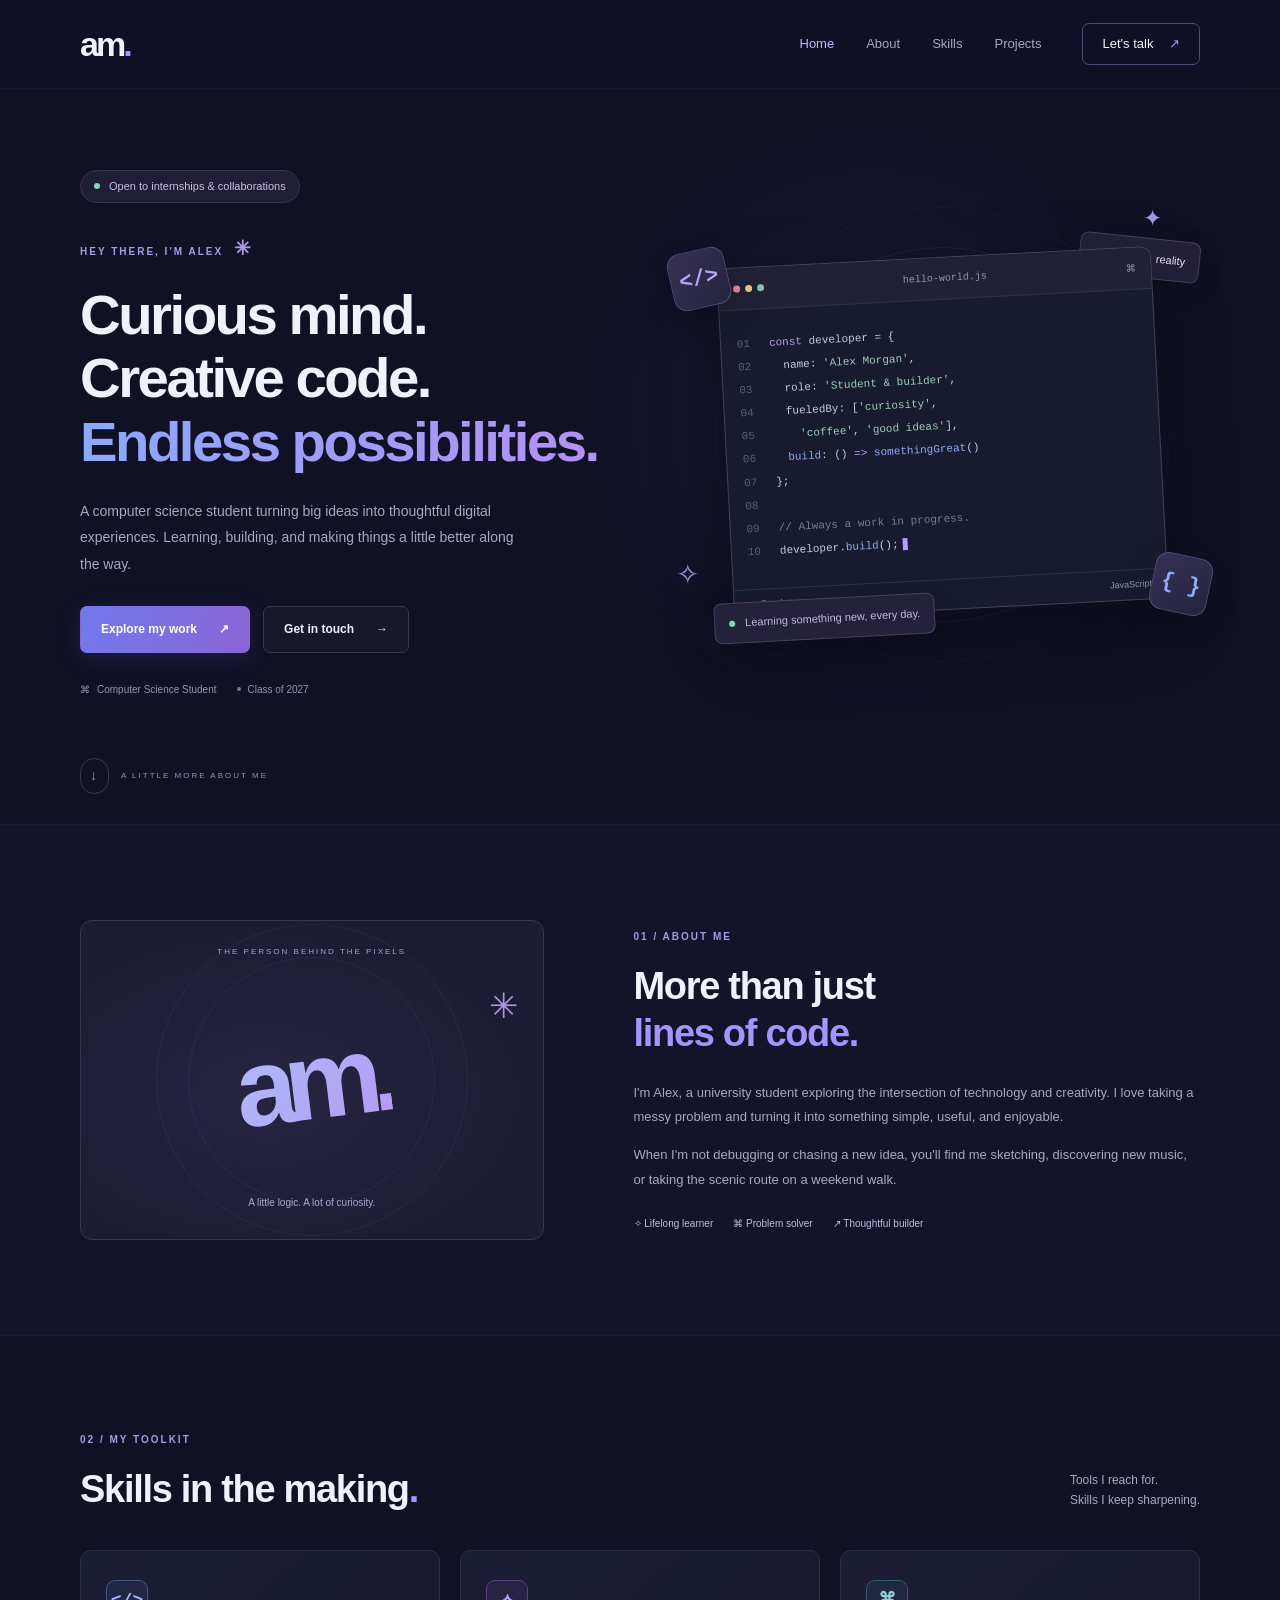
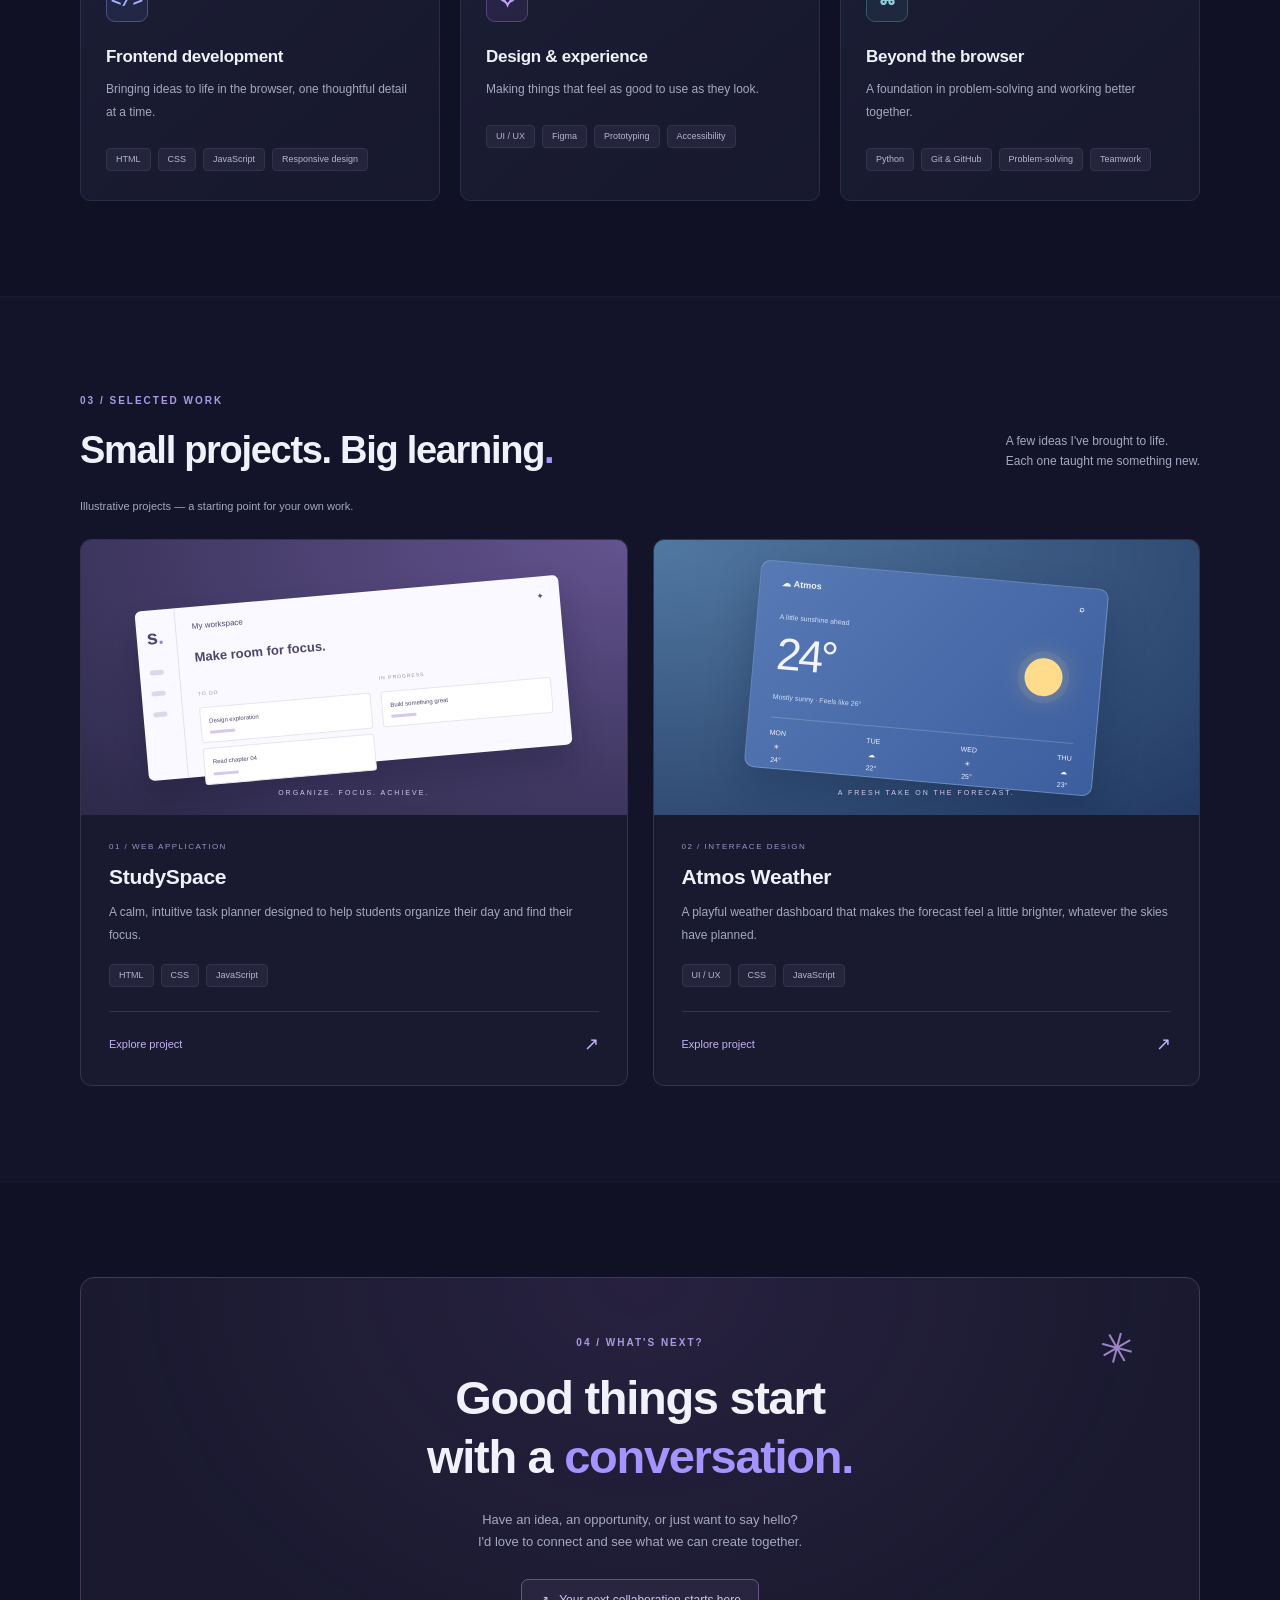
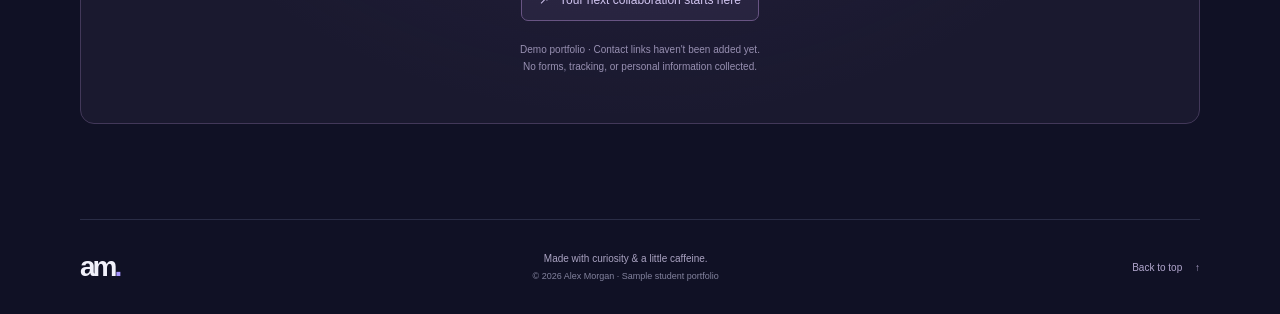
<file: index.html>
<!DOCTYPE html>
<html lang="en">
<head>
  <meta charset="UTF-8">
  <meta name="viewport" content="width=device-width, initial-scale=1">
  <meta name="description" content="A university student's portfolio of thoughtful digital experiences, creative projects, and growing skills.">
  <meta name="theme-color" content="#101125">
  <title>Alex Morgan — Student & Creative Developer</title>
  <link rel="stylesheet" href="styles.css">
  <script src="script.js" defer></script>
</head>
<body>
  <a class="skip-link" href="#main">Skip to content</a>
  <header class="site-header">
    <div class="container header-inner">
      <a class="logo" href="#home" aria-label="Alex Morgan home">am<span>.</span></a>
      <nav aria-label="Main navigation">
        <button class="menu-toggle" aria-expanded="false" aria-controls="nav-links" hidden>Menu <span aria-hidden="true">☰</span></button>
        <div class="nav-links" id="nav-links">
          <a href="#home" class="active" aria-current="location">Home</a>
          <a href="#about">About</a>
          <a href="#skills">Skills</a>
          <a href="#projects">Projects</a>
          <a href="#contact" class="nav-contact">Let's talk <span aria-hidden="true">↗</span></a>
        </div>
      </nav>
    </div>
  </header>

  <main id="main">
    <section class="hero container" id="home" aria-labelledby="hero-title">
      <div class="hero-copy">
        <p class="availability"><span></span> Open to internships & collaborations</p>
        <p class="eyebrow">HEY THERE, I'M ALEX <span aria-hidden="true">✳</span></p>
        <h1 id="hero-title">Curious mind.<br>Creative code.<br><span>Endless possibilities.</span></h1>
        <p class="hero-description">A computer science student turning big ideas into thoughtful digital experiences. Learning, building, and making things a little better along the way.</p>
        <div class="hero-actions">
          <a class="button button-primary" href="#projects">Explore my work <span aria-hidden="true">↗</span></a>
          <a class="button button-secondary" href="#contact">Get in touch <span aria-hidden="true">→</span></a>
        </div>
        <div class="hero-details"><span><span aria-hidden="true">⌘</span> Computer Science Student</span><span><span class="little-dot"></span> Class of 2027</span></div>
      </div>
      <div class="hero-art" role="img" aria-label="Illustration of a code editor surrounded by creative development symbols">
        <div class="orbit orbit-one"></div><div class="orbit orbit-two"></div>
        <span class="spark spark-one">✦</span><span class="spark spark-two">✧</span>
        <div class="floating-tag tag-top"><span>✦</span> Ideas → reality</div>
        <div class="editor">
          <div class="editor-bar"><div class="window-dots"><i></i><i></i><i></i></div><span>hello-world.js</span><span>⌘</span></div>
          <div class="editor-code" aria-hidden="true">
            <div><b>01</b><span class="code-purple">const</span> developer = {</div>
            <div><b>02</b>&nbsp; name: <span class="code-green">'Alex Morgan'</span>,</div>
            <div><b>03</b>&nbsp; role: <span class="code-green">'Student & builder'</span>,</div>
            <div><b>04</b>&nbsp; fueledBy: [<span class="code-green">'curiosity'</span>,</div>
            <div><b>05</b>&nbsp;&nbsp;&nbsp; <span class="code-green">'coffee'</span>, <span class="code-green">'good ideas'</span>],</div>
            <div><b>06</b>&nbsp; <span class="code-blue">build</span>: () <span class="code-purple">=></span> <span class="code-blue">somethingGreat</span>()</div>
            <div><b>07</b>};</div>
            <div><b>08</b></div>
            <div><b>09</b><span class="code-muted">// Always a work in progress.</span></div>
            <div><b>10</b>developer.<span class="code-blue">build</span>();<span class="cursor"></span></div>
          </div>
          <div class="editor-status"><span><span class="little-dot"></span> Ready to create</span><span>JavaScript</span></div>
        </div>
        <div class="floating-symbol symbol-code">&lt;/&gt;</div>
        <div class="floating-symbol symbol-braces">{ }</div>
        <div class="floating-tag tag-bottom"><span class="little-dot"></span> Learning something new, every day.</div>
      </div>
      <a href="#about" class="scroll-cue"><span aria-hidden="true">↓</span> A LITTLE MORE ABOUT ME</a>
    </section>

    <section class="section about-section" id="about" aria-labelledby="about-title">
      <div class="container about-grid">
        <div class="about-visual" aria-hidden="true"><span class="about-label">THE PERSON BEHIND THE PIXELS</span><div class="monogram">am<span>.</span></div><span class="visual-caption">A little logic. A lot of curiosity.</span><span class="visual-star">✳</span></div>
        <div class="about-copy">
          <p class="eyebrow">01 / ABOUT ME</p>
          <h2 id="about-title">More than just<br><span>lines of code.</span></h2>
          <p>I'm Alex, a university student exploring the intersection of technology and creativity. I love taking a messy problem and turning it into something simple, useful, and enjoyable.</p>
          <p>When I'm not debugging or chasing a new idea, you'll find me sketching, discovering new music, or taking the scenic route on a weekend walk.</p>
          <div class="about-values"><span>✧ Lifelong learner</span><span>⌘ Problem solver</span><span>↗ Thoughtful builder</span></div>
        </div>
      </div>
    </section>

    <section class="section container" id="skills" aria-labelledby="skills-title">
      <div class="section-heading"><div><p class="eyebrow">02 / MY TOOLKIT</p><h2 id="skills-title">Skills in the making<span>.</span></h2></div><p>Tools I reach for.<br>Skills I keep sharpening.</p></div>
      <div class="skills-grid">
        <article class="skill-card"><span class="skill-icon" aria-hidden="true">&lt;/&gt;</span><h3>Frontend development</h3><p>Bringing ideas to life in the browser, one thoughtful detail at a time.</p><div class="chips"><span>HTML</span><span>CSS</span><span>JavaScript</span><span>Responsive design</span></div></article>
        <article class="skill-card"><span class="skill-icon purple" aria-hidden="true">✧</span><h3>Design & experience</h3><p>Making things that feel as good to use as they look.</p><div class="chips"><span>UI / UX</span><span>Figma</span><span>Prototyping</span><span>Accessibility</span></div></article>
        <article class="skill-card"><span class="skill-icon cyan" aria-hidden="true">⌘</span><h3>Beyond the browser</h3><p>A foundation in problem-solving and working better together.</p><div class="chips"><span>Python</span><span>Git & GitHub</span><span>Problem-solving</span><span>Teamwork</span></div></article>
      </div>
    </section>

    <section class="section projects-section" id="projects" aria-labelledby="projects-title">
      <div class="container">
        <div class="section-heading"><div><p class="eyebrow">03 / SELECTED WORK</p><h2 id="projects-title">Small projects. Big learning<span>.</span></h2></div><p>A few ideas I've brought to life.<br>Each one taught me something new.</p></div>
        <p class="sample-note">Illustrative projects — a starting point for your own work.</p>
        <div class="projects-grid">
          <article class="project-card">
            <div class="project-preview preview-planner" aria-hidden="true"><div class="planner"><div class="mini-sidebar">s<span>.</span><i></i><i></i><i></i></div><div class="planner-content"><div class="mini-topline">My workspace <span>✦</span></div><strong>Make room for focus.</strong><div class="mini-columns"><div><small>TO DO</small><i>Design exploration <em></em></i><i>Read chapter 04 <em></em></i></div><div><small>IN PROGRESS</small><i>Build something great <em></em></i></div></div></div></div><span class="preview-caption">ORGANIZE. FOCUS. ACHIEVE.</span></div>
            <div class="project-info"><div class="project-number">01 / WEB APPLICATION</div><h3>StudySpace</h3><p>A calm, intuitive task planner designed to help students organize their day and find their focus.</p><div class="chips"><span>HTML</span><span>CSS</span><span>JavaScript</span></div><button class="project-link" data-project="studyspace" aria-expanded="false" aria-controls="studyspace-details">Explore project <span aria-hidden="true">↗</span></button><div class="project-details" id="studyspace-details" hidden><p><strong>Concept:</strong> A distraction-free study planner with task categories and a daily focus view. Replace this concept with your own project, screenshots, and verified demo links.</p></div></div>
          </article>
          <article class="project-card">
            <div class="project-preview preview-weather" aria-hidden="true"><div class="weather"><div class="mini-topline">☁ Atmos <span>⌕</span></div><span class="weather-location">A little sunshine ahead</span><div class="weather-main"><strong>24°</strong><div class="sun"></div></div><span class="weather-condition">Mostly sunny · Feels like 26°</span><div class="forecast"><span>MON<br>☀<br>24°</span><span>TUE<br>☁<br>22°</span><span>WED<br>☀<br>25°</span><span>THU<br>☁<br>23°</span></div></div><span class="preview-caption">A FRESH TAKE ON THE FORECAST.</span></div>
            <div class="project-info"><div class="project-number">02 / INTERFACE DESIGN</div><h3>Atmos Weather</h3><p>A playful weather dashboard that makes the forecast feel a little brighter, whatever the skies have planned.</p><div class="chips"><span>UI / UX</span><span>CSS</span><span>JavaScript</span></div><button class="project-link" data-project="atmos" aria-expanded="false" aria-controls="atmos-details">Explore project <span aria-hidden="true">↗</span></button><div class="project-details" id="atmos-details" hidden><p><strong>Concept:</strong> An accessible forecast interface using sample weather data. This illustration makes no location requests or external API calls. Add your own implementation here.</p></div></div>
          </article>
        </div>
        <noscript><p>These are sample project concepts: a study planner and a weather dashboard. Enable JavaScript to expand their details.</p></noscript>
      </div>
    </section>

    <section class="section container" id="contact" aria-labelledby="contact-title">
      <div class="contact-panel"><span class="contact-star" aria-hidden="true">✳</span><p class="eyebrow">04 / WHAT'S NEXT?</p><h2 id="contact-title">Good things start<br>with a <span>conversation.</span></h2><p>Have an idea, an opportunity, or just want to say hello?<br>I'd love to connect and see what we can create together.</p><div class="contact-placeholder"><span aria-hidden="true">↗</span> Your next collaboration starts here</div><p class="privacy-note">Demo portfolio · Contact links haven't been added yet.<br>No forms, tracking, or personal information collected.</p></div>
    </section>
  </main>
  <footer class="container footer"><a class="logo" href="#home" aria-label="Back to home">am<span>.</span></a><p>Made with curiosity & a little caffeine.<br><span>© <span id="year">2026</span> Alex Morgan · Sample student portfolio</span></p><a class="back-top" href="#home">Back to top <span aria-hidden="true">↑</span></a></footer>
</body>
</html>
</file>
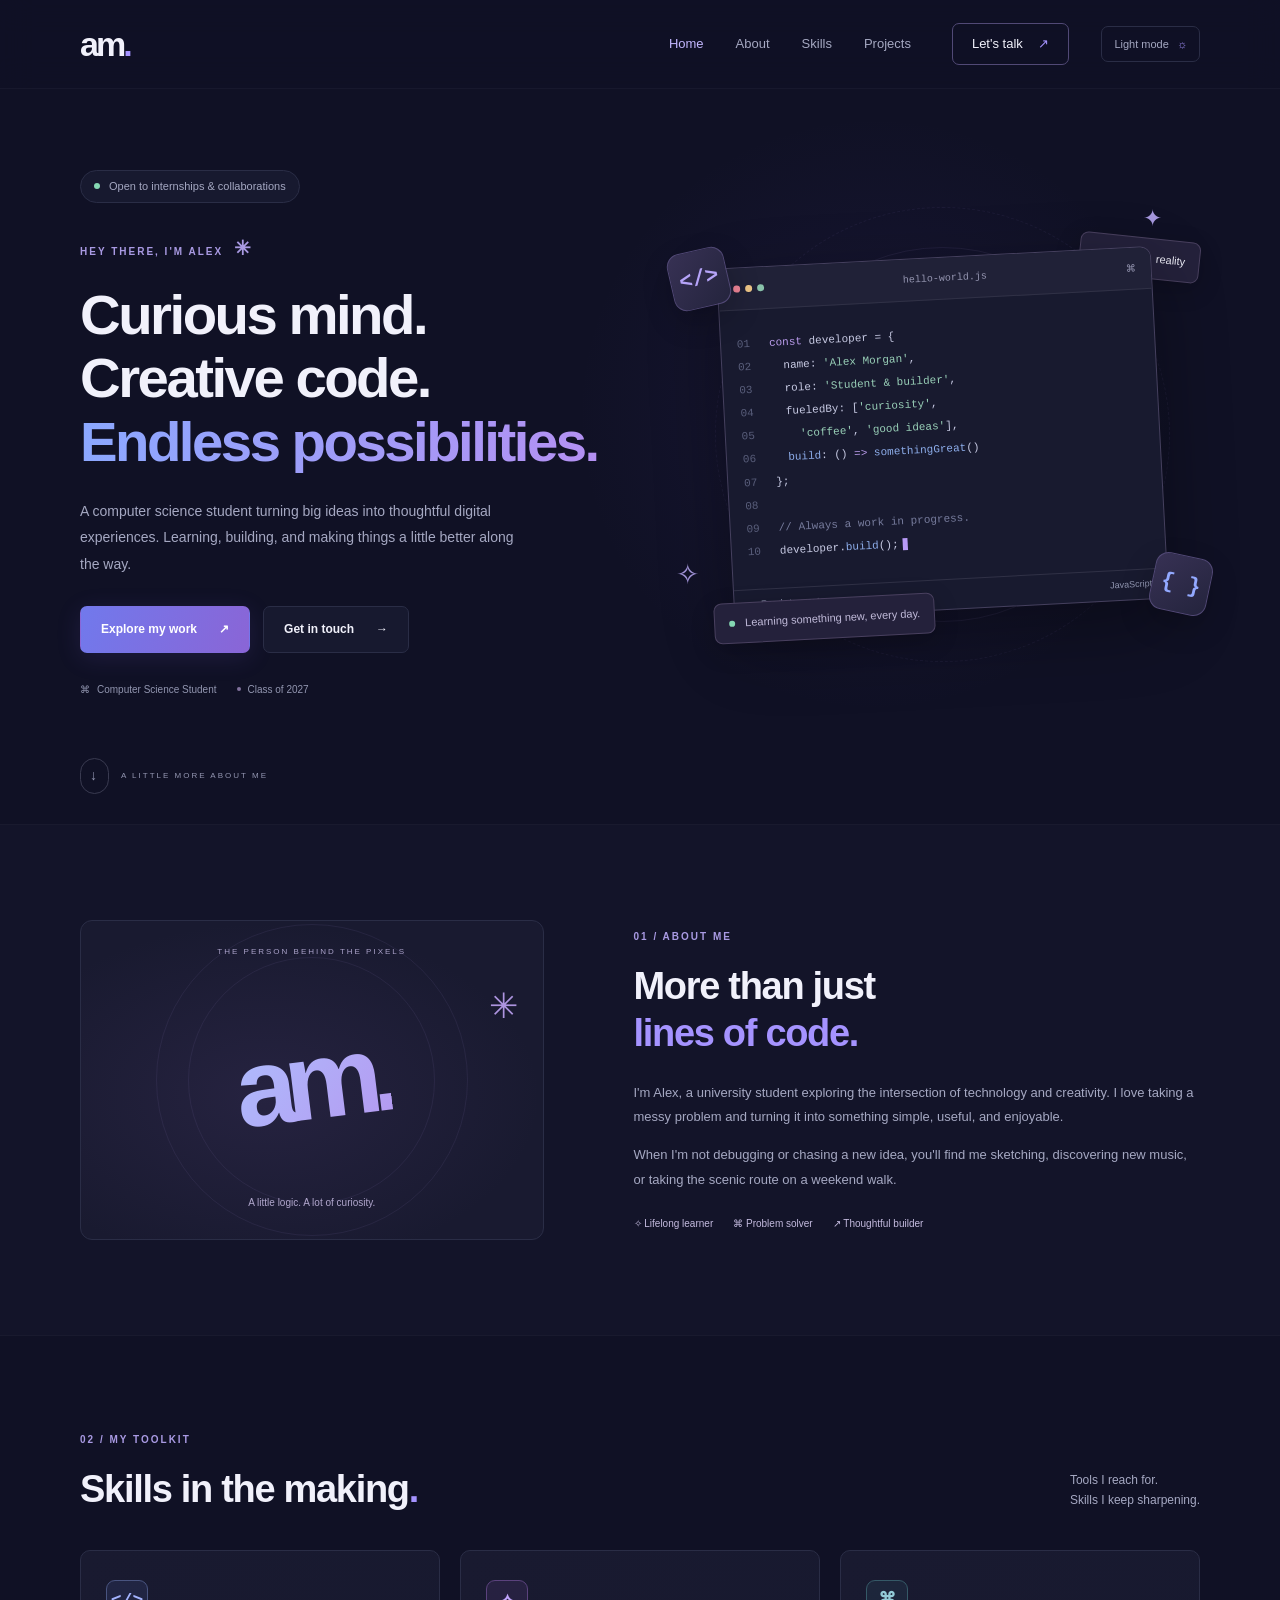
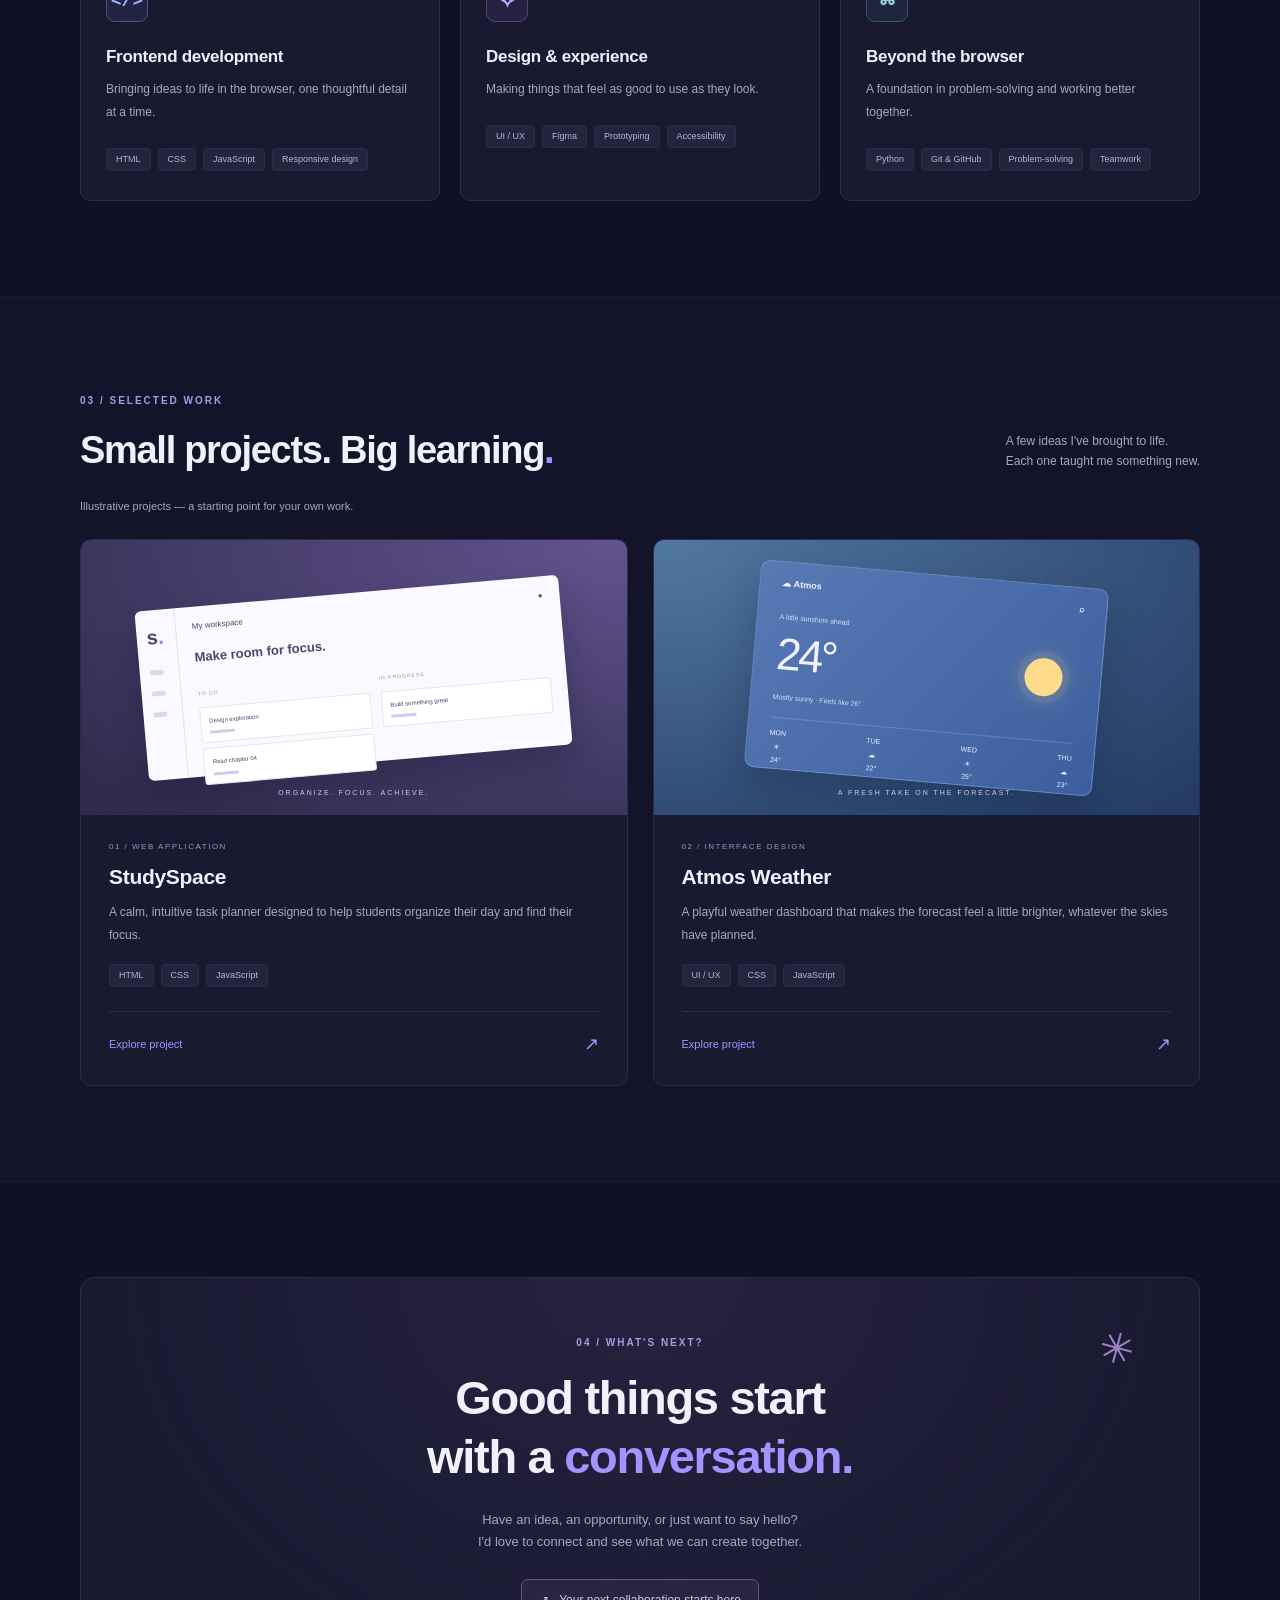
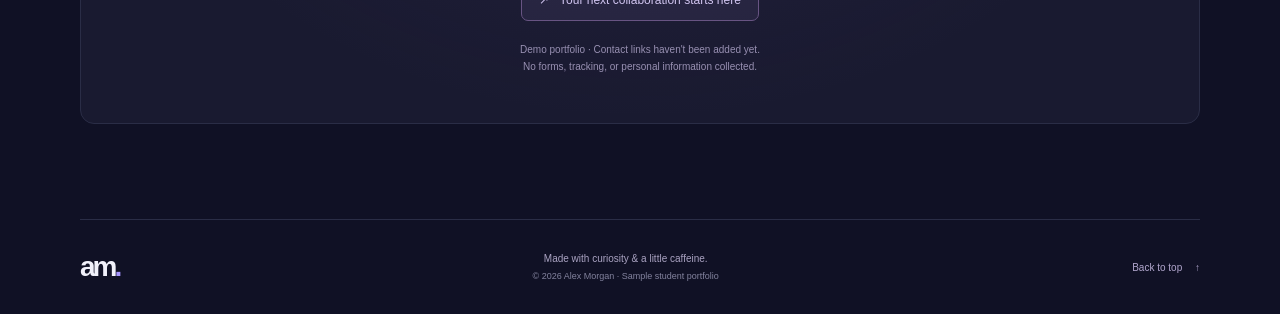
<file: student-portfolio/index.html>
<!DOCTYPE html>
<html lang="en">
<head>
  <meta charset="UTF-8">
  <meta name="viewport" content="width=device-width, initial-scale=1">
  <meta name="description" content="A university student's portfolio of thoughtful digital experiences, creative projects, and growing skills.">
  <meta name="theme-color" content="#101125">
  <title>Alex Morgan — Student & Creative Developer</title>
  <link rel="stylesheet" href="styles.css">
  <script src="script.js" defer></script>
</head>
<body>
  <a class="skip-link" href="#main">Skip to content</a>
  <header class="site-header">
    <div class="container header-inner">
      <a class="logo" href="#home" aria-label="Alex Morgan home">am<span>.</span></a>
      <nav aria-label="Main navigation">
        <button class="menu-toggle" aria-expanded="false" aria-controls="nav-links" hidden>Menu <span aria-hidden="true">☰</span></button>
        <div class="nav-links" id="nav-links">
          <a href="#home" class="active" aria-current="location">Home</a>
          <a href="#about">About</a>
          <a href="#skills">Skills</a>
          <a href="#projects">Projects</a>
          <a href="#contact" class="nav-contact">Let's talk <span aria-hidden="true">↗</span></a>
          <button class="theme-toggle" type="button" aria-label="Switch to light mode" aria-pressed="false">Light mode <span aria-hidden="true">☼</span></button>
        </div>
      </nav>
    </div>
  </header>

  <main id="main">
    <section class="hero container" id="home" aria-labelledby="hero-title">
      <div class="hero-copy">
        <p class="availability"><span></span> Open to internships & collaborations</p>
        <p class="eyebrow">HEY THERE, I'M ALEX <span aria-hidden="true">✳</span></p>
        <h1 id="hero-title">Curious mind.<br>Creative code.<br><span>Endless possibilities.</span></h1>
        <p class="hero-description">A computer science student turning big ideas into thoughtful digital experiences. Learning, building, and making things a little better along the way.</p>
        <div class="hero-actions">
          <a class="button button-primary" href="#projects">Explore my work <span aria-hidden="true">↗</span></a>
          <a class="button button-secondary" href="#contact">Get in touch <span aria-hidden="true">→</span></a>
        </div>
        <div class="hero-details"><span><span aria-hidden="true">⌘</span> Computer Science Student</span><span><span class="little-dot"></span> Class of 2027</span></div>
      </div>
      <div class="hero-art" role="img" aria-label="Illustration of a code editor surrounded by creative development symbols">
        <div class="orbit orbit-one"></div><div class="orbit orbit-two"></div>
        <span class="spark spark-one">✦</span><span class="spark spark-two">✧</span>
        <div class="floating-tag tag-top"><span>✦</span> Ideas → reality</div>
        <div class="editor">
          <div class="editor-bar"><div class="window-dots"><i></i><i></i><i></i></div><span>hello-world.js</span><span>⌘</span></div>
          <div class="editor-code" aria-hidden="true">
            <div><b>01</b><span class="code-purple">const</span> developer = {</div>
            <div><b>02</b>&nbsp; name: <span class="code-green">'Alex Morgan'</span>,</div>
            <div><b>03</b>&nbsp; role: <span class="code-green">'Student & builder'</span>,</div>
            <div><b>04</b>&nbsp; fueledBy: [<span class="code-green">'curiosity'</span>,</div>
            <div><b>05</b>&nbsp;&nbsp;&nbsp; <span class="code-green">'coffee'</span>, <span class="code-green">'good ideas'</span>],</div>
            <div><b>06</b>&nbsp; <span class="code-blue">build</span>: () <span class="code-purple">=></span> <span class="code-blue">somethingGreat</span>()</div>
            <div><b>07</b>};</div>
            <div><b>08</b></div>
            <div><b>09</b><span class="code-muted">// Always a work in progress.</span></div>
            <div><b>10</b>developer.<span class="code-blue">build</span>();<span class="cursor"></span></div>
          </div>
          <div class="editor-status"><span><span class="little-dot"></span> Ready to create</span><span>JavaScript</span></div>
        </div>
        <div class="floating-symbol symbol-code">&lt;/&gt;</div>
        <div class="floating-symbol symbol-braces">{ }</div>
        <div class="floating-tag tag-bottom"><span class="little-dot"></span> Learning something new, every day.</div>
      </div>
      <a href="#about" class="scroll-cue"><span aria-hidden="true">↓</span> A LITTLE MORE ABOUT ME</a>
    </section>

    <section class="section about-section" id="about" aria-labelledby="about-title">
      <div class="container about-grid">
        <div class="about-visual" aria-hidden="true"><span class="about-label">THE PERSON BEHIND THE PIXELS</span><div class="monogram">am<span>.</span></div><span class="visual-caption">A little logic. A lot of curiosity.</span><span class="visual-star">✳</span></div>
        <div class="about-copy">
          <p class="eyebrow">01 / ABOUT ME</p>
          <h2 id="about-title">More than just<br><span>lines of code.</span></h2>
          <p>I'm Alex, a university student exploring the intersection of technology and creativity. I love taking a messy problem and turning it into something simple, useful, and enjoyable.</p>
          <p>When I'm not debugging or chasing a new idea, you'll find me sketching, discovering new music, or taking the scenic route on a weekend walk.</p>
          <div class="about-values"><span>✧ Lifelong learner</span><span>⌘ Problem solver</span><span>↗ Thoughtful builder</span></div>
        </div>
      </div>
    </section>

    <section class="section container" id="skills" aria-labelledby="skills-title">
      <div class="section-heading"><div><p class="eyebrow">02 / MY TOOLKIT</p><h2 id="skills-title">Skills in the making<span>.</span></h2></div><p>Tools I reach for.<br>Skills I keep sharpening.</p></div>
      <div class="skills-grid">
        <article class="skill-card"><span class="skill-icon" aria-hidden="true">&lt;/&gt;</span><h3>Frontend development</h3><p>Bringing ideas to life in the browser, one thoughtful detail at a time.</p><div class="chips"><span>HTML</span><span>CSS</span><span>JavaScript</span><span>Responsive design</span></div></article>
        <article class="skill-card"><span class="skill-icon purple" aria-hidden="true">✧</span><h3>Design & experience</h3><p>Making things that feel as good to use as they look.</p><div class="chips"><span>UI / UX</span><span>Figma</span><span>Prototyping</span><span>Accessibility</span></div></article>
        <article class="skill-card"><span class="skill-icon cyan" aria-hidden="true">⌘</span><h3>Beyond the browser</h3><p>A foundation in problem-solving and working better together.</p><div class="chips"><span>Python</span><span>Git & GitHub</span><span>Problem-solving</span><span>Teamwork</span></div></article>
      </div>
    </section>

    <section class="section projects-section" id="projects" aria-labelledby="projects-title">
      <div class="container">
        <div class="section-heading"><div><p class="eyebrow">03 / SELECTED WORK</p><h2 id="projects-title">Small projects. Big learning<span>.</span></h2></div><p>A few ideas I've brought to life.<br>Each one taught me something new.</p></div>
        <p class="sample-note">Illustrative projects — a starting point for your own work.</p>
        <div class="projects-grid">
          <article class="project-card">
            <div class="project-preview preview-planner" aria-hidden="true"><div class="planner"><div class="mini-sidebar">s<span>.</span><i></i><i></i><i></i></div><div class="planner-content"><div class="mini-topline">My workspace <span>✦</span></div><strong>Make room for focus.</strong><div class="mini-columns"><div><small>TO DO</small><i>Design exploration <em></em></i><i>Read chapter 04 <em></em></i></div><div><small>IN PROGRESS</small><i>Build something great <em></em></i></div></div></div></div><span class="preview-caption">ORGANIZE. FOCUS. ACHIEVE.</span></div>
            <div class="project-info"><div class="project-number">01 / WEB APPLICATION</div><h3>StudySpace</h3><p>A calm, intuitive task planner designed to help students organize their day and find their focus.</p><div class="chips"><span>HTML</span><span>CSS</span><span>JavaScript</span></div><button class="project-link" data-project="studyspace" aria-expanded="false" aria-controls="studyspace-details">Explore project <span aria-hidden="true">↗</span></button><div class="project-details" id="studyspace-details" hidden><p><strong>Concept:</strong> A distraction-free study planner with task categories and a daily focus view. Replace this concept with your own project, screenshots, and verified demo links.</p></div></div>
          </article>
          <article class="project-card">
            <div class="project-preview preview-weather" aria-hidden="true"><div class="weather"><div class="mini-topline">☁ Atmos <span>⌕</span></div><span class="weather-location">A little sunshine ahead</span><div class="weather-main"><strong>24°</strong><div class="sun"></div></div><span class="weather-condition">Mostly sunny · Feels like 26°</span><div class="forecast"><span>MON<br>☀<br>24°</span><span>TUE<br>☁<br>22°</span><span>WED<br>☀<br>25°</span><span>THU<br>☁<br>23°</span></div></div><span class="preview-caption">A FRESH TAKE ON THE FORECAST.</span></div>
            <div class="project-info"><div class="project-number">02 / INTERFACE DESIGN</div><h3>Atmos Weather</h3><p>A playful weather dashboard that makes the forecast feel a little brighter, whatever the skies have planned.</p><div class="chips"><span>UI / UX</span><span>CSS</span><span>JavaScript</span></div><button class="project-link" data-project="atmos" aria-expanded="false" aria-controls="atmos-details">Explore project <span aria-hidden="true">↗</span></button><div class="project-details" id="atmos-details" hidden><p><strong>Concept:</strong> An accessible forecast interface using sample weather data. This illustration makes no location requests or external API calls. Add your own implementation here.</p></div></div>
          </article>
        </div>
        <noscript><p>These are sample project concepts: a study planner and a weather dashboard. Enable JavaScript to expand their details.</p></noscript>
      </div>
    </section>

    <section class="section container" id="contact" aria-labelledby="contact-title">
      <div class="contact-panel"><span class="contact-star" aria-hidden="true">✳</span><p class="eyebrow">04 / WHAT'S NEXT?</p><h2 id="contact-title">Good things start<br>with a <span>conversation.</span></h2><p>Have an idea, an opportunity, or just want to say hello?<br>I'd love to connect and see what we can create together.</p><div class="contact-placeholder"><span aria-hidden="true">↗</span> Your next collaboration starts here</div><p class="privacy-note">Demo portfolio · Contact links haven't been added yet.<br>No forms, tracking, or personal information collected.</p></div>
    </section>
  </main>
  <footer class="container footer"><a class="logo" href="#home" aria-label="Back to home">am<span>.</span></a><p>Made with curiosity & a little caffeine.<br><span>© <span id="year">2026</span> Alex Morgan · Sample student portfolio</span></p><a class="back-top" href="#home">Back to top <span aria-hidden="true">↑</span></a></footer>
</body>
</html>
</file>
<file: styles.css>
:root {
  color-scheme: dark;
  --bg: #101125;
  --panel: #17192f;
  --text: #f1f1fb;
  --muted: #a5a8c2;
  --purple: #a593ff;
  --blue: #758bff;
  --border: #2a2d46;
}
* { box-sizing: border-box; }
html { scroll-behavior: smooth; scroll-padding-top: 100px; }
body { margin: 0; background: var(--bg); color: var(--text); font-family: "Segoe UI", Arial, sans-serif; font-size: 15px; line-height: 1.7; }
a { color: inherit; text-decoration: none; }
button { font: inherit; }
button, a { -webkit-tap-highlight-color: transparent; }
button { cursor: pointer; }
button:focus-visible, a:focus-visible { outline: 3px solid #bcafff; outline-offset: 6px; }
::selection { background: #6850ba; color: white; }
.container { width: min(1120px, calc(100% - 80px)); margin-inline: auto; }
.skip-link { position: fixed; top: -100px; left: 20px; padding: 12px 20px; background: var(--panel); z-index: 20; }
.skip-link:focus { top: 12px; }
.site-header { position: sticky; top: 0; z-index: 10; background: #101125f2; border-bottom: 1px solid #ffffff09; backdrop-filter: blur(16px); }
.header-inner { min-height: 88px; display: flex; align-items: center; justify-content: space-between; }
.logo { font-size: 34px; font-weight: 800; letter-spacing: -3px; line-height: 1; }
.logo span, h2 > span { color: var(--purple); }
.nav-links { display: flex; align-items: center; gap: 32px; }
.nav-links a { color: var(--muted); font-size: 13px; transition: color .2s; }
.nav-links a:hover, .nav-links a.active { color: #c3b7ff; }
.nav-links .nav-contact { color: var(--text); border: 1px solid #514976; padding: 9px 19px; border-radius: 7px; margin-left: 9px; }
.nav-contact span { margin-left: 12px; color: var(--purple); }
.menu-toggle { background: transparent; color: var(--text); border: 1px solid var(--border); border-radius: 6px; padding: 7px 12px; }
.hero { min-height: 735px; position: relative; display: grid; grid-template-columns: 1.12fr 1fr; align-items: center; gap: 30px; padding-block: 65px 110px; }
.hero::before { content: ""; position: absolute; width: min(100%, 650px); height: 650px; right: 0; top: 0; background: radial-gradient(ellipse, #5d44b51b, transparent 65%); pointer-events: none; z-index: -1; }
.availability { display: inline-flex; align-items: center; gap: 9px; margin: 0 0 28px; border: 1px solid #38324d; background: #201d36; border-radius: 30px; padding: 6px 13px; font-size: 11px; color: #c8c2df; }
.availability > span, .little-dot { display: inline-block; width: 6px; height: 6px; background: #85d8b3; border-radius: 50%; flex-shrink: 0; }
.eyebrow { color: #a99ae3; font-size: 10px; letter-spacing: 2px; font-weight: 700; margin: 0 0 18px; }
.eyebrow > span { font-size: 20px; margin-left: 6px; }
h1 { font-size: clamp(36px, 4.4vw, 58px); line-height: 1.13; letter-spacing: -2.5px; margin: 0 0 24px; font-weight: 750; }
h1 > span { background: linear-gradient(100deg, #8ba8ff, #b490f2); background-clip: text; color: transparent; }
.hero-description { max-width: 450px; color: var(--muted); font-size: 14px; line-height: 1.9; margin-bottom: 29px; }
.hero-actions { display: flex; gap: 13px; }
.button { display: inline-flex; align-items: center; justify-content: center; gap: 22px; border: 1px solid transparent; border-radius: 7px; padding: 12px 20px; font-size: 12px; font-weight: 600; transition: transform .2s, border-color .2s; }
.button:hover { transform: translateY(-3px); }
.button-primary { background: linear-gradient(110deg, #7179ec, #8a65d6); box-shadow: 0 5px 24px #7558dd25; color: white; }
.button-secondary { border-color: #38394f; background: #17182c; }
.hero-details { display: flex; gap: 20px; margin-top: 28px; color: #9296b0; font-size: 10px; }
.hero-details > span { display: inline-flex; align-items: center; gap: 7px; }
.hero-details .little-dot { width: 4px; height: 4px; background: #81729d; }
.hero-art { height: 410px; position: relative; display: flex; align-items: center; justify-content: center; min-width: 0; }
.orbit { position: absolute; width: 375px; height: 375px; border: 1px solid #59508230; border-radius: 50%; }
.orbit-two { width: 455px; height: 455px; border-style: dashed; border-color: #59508225; }
.editor { width: 100%; max-width: 435px; position: relative; transform: rotate(-3deg); background: #181a2f; border: 1px solid #45405e; border-radius: 11px; box-shadow: 0 25px 70px #0005; overflow: hidden; }
.editor-bar { height: 42px; display: flex; justify-content: space-between; align-items: center; padding: 0 15px; border-bottom: 1px solid #303146; font: 10px monospace; color: #9495b0; background: #202137; }
.window-dots { display: flex; gap: 5px; }
.window-dots i { width: 7px; height: 7px; background: #ee8496; border-radius: 50%; }
.window-dots i:nth-child(2) { background: #ecc486; }
.window-dots i:nth-child(3) { background: #89c2aa; }
.editor-code { padding: 23px 10px 25px; font: 11px/2.1 "Courier New", monospace; white-space: nowrap; color: #c8cbe4; }
.editor-code b { display: inline-block; width: 29px; color: #595e7b; font-weight: normal; padding-right: 10px; text-align: right; margin-right: 9px; }
.code-purple { color: #ba9cec; }.code-green { color: #99d0b8; }.code-blue { color: #8eaeec; }.code-muted { color: #777c9d; }
.cursor { display: inline-block; vertical-align: middle; width: 5px; height: 12px; background: #b89af7; margin-left: 4px; }
.editor-status { display: flex; justify-content: space-between; padding: 7px 15px; border-top: 1px solid #303146; color: #9297b2; font-size: 9px; }
.editor-status .little-dot { width: 4px; height: 4px; margin-right: 5px; }
.floating-tag { position: absolute; padding: 10px 14px; background: #24213b; border: 1px solid #49405f; border-radius: 8px; font-size: 11px; box-shadow: 0 7px 25px #0003; }
.tag-top { right: 0; top: 8px; transform: rotate(6deg); }
.tag-top span { color: #c1a4fc; margin-right: 6px; }
.tag-bottom { bottom: 0; left: 28px; transform: rotate(-3deg); color: #c0bad9; }
.tag-bottom .little-dot { margin-right: 7px; }
.floating-symbol { position: absolute; display: grid; place-items: center; width: 58px; height: 58px; border: 1px solid #514875; border-radius: 13px; color: #b6a4f9; background: linear-gradient(135deg, #373154, #24243d); font: bold 22px monospace; box-shadow: 0 12px 30px #0003; }
.symbol-code { left: -16px; top: 21px; transform: rotate(-13deg); }
.symbol-braces { right: -10px; bottom: 26px; transform: rotate(12deg); color: #93a9ff; }
.spark { position: absolute; color: #a698de; }
.spark-one { right: 38px; top: -30px; font-size: 23px; }.spark-two { left: -10px; bottom: 40px; font-size: 28px; }
.scroll-cue { position: absolute; bottom: 30px; left: 0; display: flex; align-items: center; gap: 12px; font-size: 8px; letter-spacing: 2px; color: #9396b1; }
.scroll-cue > span { border: 1px solid #393a50; border-radius: 20px; padding: 5px 9px; font-size: 14px; }
.section { padding-block: 95px; }
.about-section, .projects-section { background: #131429; border-block: 1px solid #ffffff06; }
.about-grid { display: grid; grid-template-columns: .9fr 1.1fr; gap: 90px; align-items: center; }
.about-visual { position: relative; min-height: 320px; display: flex; flex-direction: column; align-items: center; justify-content: center; background: radial-gradient(ellipse at 40% 55%, #53417938, transparent 70%), #1b1c33; border: 1px solid #38344e; border-radius: 12px; overflow: hidden; }
.about-visual::before, .about-visual::after { content: ""; position: absolute; width: 245px; height: 245px; border: 1px solid #a38cce18; border-radius: 50%; }
.about-visual::after { width: 310px; height: 310px; }
.about-label { position: absolute; top: 24px; font-size: 8px; letter-spacing: 2px; color: #aaa2c9; }
.monogram { font-weight: 800; font-size: 110px; letter-spacing: -12px; background: linear-gradient(130deg, #adc3ff, #b594ef); background-clip: text; color: transparent; transform: rotate(-7deg); }
.visual-caption { font-size: 10px; color: #b1a7cd; position: absolute; bottom: 28px; }
.visual-star { position: absolute; right: 25px; top: 55px; font-size: 35px; color: #ad94df; }
h2 { margin: 0 0 23px; font-size: clamp(28px, 3vw, 38px); line-height: 1.25; letter-spacing: -1.3px; font-weight: 700; }
.about-copy > p:not(.eyebrow) { color: var(--muted); font-size: 13px; line-height: 1.9; }
.about-values { display: flex; flex-wrap: wrap; gap: 20px; margin-top: 23px; font-size: 10px; color: #c4bbdf; }
.section-heading { display: flex; align-items: end; justify-content: space-between; gap: 25px; margin-bottom: 36px; }
.section-heading h2 { margin-bottom: 0; }
.section-heading > p { color: var(--muted); font-size: 12px; margin: 0 0 3px; }
.skills-grid { display: grid; grid-template-columns: repeat(3, 1fr); gap: 20px; }
.skill-card { padding: 29px 25px; border: 1px solid var(--border); border-radius: 10px; background: linear-gradient(140deg, #1b1d34, #17182d); }
.skill-icon { width: 42px; height: 42px; display: grid; place-items: center; border: 1px solid #495480; background: #748eff17; color: #a4b4ff; border-radius: 9px; font: bold 18px monospace; margin-bottom: 23px; }
.skill-icon.purple { color: #c0a3fb; background: #a26ae019; border-color: #5b427d; font-size: 25px; }
.skill-icon.cyan { color: #93ccd8; background: #59b5cb13; border-color: #355967; font-size: 25px; }
h3 { font-size: 17px; line-height: 1.4; letter-spacing: -.3px; margin: 0 0 10px; }
.skill-card > p, .project-info > p { font-size: 12px; color: var(--muted); margin: 0 0 24px; line-height: 1.9; }
.chips { display: flex; gap: 7px; flex-wrap: wrap; }
.chips span { background: #24243d; border: 1px solid #34334d; border-radius: 4px; color: #b8b5d0; font-size: 9px; padding: 3px 9px; }
.sample-note { font-size: 11px; color: var(--muted); margin: -14px 0 24px; }
.projects-grid { display: grid; grid-template-columns: 1fr 1fr; gap: 25px; }
.project-card { overflow: hidden; border: 1px solid #33334e; border-radius: 11px; background: #191a30; }
.project-preview { height: 275px; display: flex; align-items: center; justify-content: center; position: relative; overflow: hidden; }
.preview-planner { background: radial-gradient(ellipse at top right, #63538f, transparent), #2c2949; }
.planner { background: #faf9ff; color: #4d466a; width: 78%; height: 170px; display: flex; border-radius: 6px; box-shadow: 0 20px 30px #110e2940; transform: rotate(-5deg); }
.mini-sidebar { width: 40px; border-right: 1px solid #e4dfed; padding: 10px; font-weight: bold; font-size: 20px; }
.mini-sidebar span { color: #977bda; }.mini-sidebar i { display: block; height: 5px; width: 14px; margin-top: 16px; background: #ddd7ed; border-radius: 2px; }
.planner-content { padding: 13px 16px; flex: 1; }
.mini-topline { font-size: 8px; display: flex; justify-content: space-between; align-items: center; }
.planner-content > strong { font-size: 13px; display: block; margin-top: 13px; }
.mini-columns { display: grid; grid-template-columns: 1fr 1fr; gap: 10px; margin-top: 9px; }
.mini-columns small { font-size: 5px; letter-spacing: 1px; color: #9991ae; }
.mini-columns i { display: block; font-style: normal; font-size: 6px; padding: 8px; background: white; border: 1px solid #e9e4ef; margin-top: 5px; border-radius: 3px; }
.mini-columns em { display: block; height: 3px; width: 25px; margin-top: 5px; background: #d6c8ed; }
.preview-caption { position: absolute; bottom: 16px; font-size: 7px; letter-spacing: 2px; color: #d3c8ed; }
.preview-weather { background: radial-gradient(ellipse at top left, #5178a2, transparent), #233a62; }
.weather { color: #f2f3ff; background: linear-gradient(130deg, #577ab5, #3d5e9e); width: 64%; height: 208px; padding: 14px 22px; border-radius: 10px; box-shadow: 0 20px 40px #0d1c3944; transform: rotate(5deg); border: 1px solid #9cb6df66; }
.weather .mini-topline { font-weight: 600; font-size: 9px; margin-bottom: 10px; }
.weather-location { font-size: 7px; color: #d2dff8; }.weather-main { display: flex; align-items: center; justify-content: space-between; }
.weather-main strong { font-size: 45px; line-height: 1.2; font-weight: 400; letter-spacing: -3px; }
.sun { width: 38px; height: 38px; background: #ffdc8b; border-radius: 50%; box-shadow: 0 0 0 7px #ffdc8b12, 0 0 28px #ffdc8b55; margin-right: 16px; }
.weather-condition { font-size: 7px; color: #d2dff8; }
.forecast { display: flex; justify-content: space-between; border-top: 1px solid #ffffff30; margin-top: 11px; padding-top: 8px; font-size: 7px; text-align: center; line-height: 1.9; }
.project-info { padding: 25px 28px; }.project-number { color: #9d92c6; font-size: 8px; letter-spacing: 1.5px; margin-bottom: 8px; }
.project-info h3 { font-size: 21px; }.project-info > p { margin-bottom: 17px; }
.project-link { display: flex; align-items: center; justify-content: space-between; background: none; border: none; border-top: 1px solid #33334b; color: #c3b3f3; padding: 17px 0 0; width: 100%; margin-top: 24px; font-size: 11px; text-align: left; }
.project-link:hover { color: white; }.project-link span { font-size: 18px; }
.project-details { color: var(--muted); font-size: 12px; }.project-details strong { color: var(--text); }
.contact-panel { text-align: center; border: 1px solid #423859; border-radius: 14px; padding: 56px 30px 38px; background: radial-gradient(ellipse at 50% 0, #5d438332, transparent 70%), #1a192f; position: relative; overflow: hidden; }
.contact-panel h2 { font-size: clamp(32px, 4vw, 47px); }.contact-panel > p:not(.eyebrow) { font-size: 13px; color: var(--muted); }
.contact-star { position: absolute; top: 35px; right: 65px; color: #9b83c5; font-size: 42px; transform: rotate(15deg); }
.contact-placeholder { display: inline-flex; gap: 10px; align-items: center; padding: 10px 17px; margin-top: 12px; color: #d0c4ef; background: #9280bf18; border: 1px solid #685483; border-radius: 7px; font-size: 12px; }
.contact-panel .privacy-note { font-size: 10px !important; margin-top: 20px; color: #9890b2 !important; }
.footer { display: flex; justify-content: space-between; align-items: center; gap: 20px; border-top: 1px solid var(--border); padding-block: 30px; }
.footer .logo { font-size: 28px; }.footer p { text-align: center; font-size: 10px; color: #aaa3c2; margin: 0; }.footer p > span { font-size: 9px; color: #83839e; }
.back-top { font-size: 10px; color: #b1a6cd; }.back-top span { margin-left: 10px; }
[hidden] { display: none !important; }
@media (min-width: 1500px) { .hero { min-height: 790px; } }
@media (max-width: 1050px) {
  .container { width: calc(100% - 56px); }
  .hero { gap: 20px; min-height: 680px; }
  h1 { letter-spacing: -1.8px; }
  .editor-code { font-size: 9px; }.editor-code b { width: 20px; margin-right: 5px; }
  .orbit { width: 300px; height: 300px; }.orbit-two { width: 350px; height: 350px; }
  .about-grid { gap: 50px; }.skill-card { padding: 24px 20px; }.hero-details { gap: 12px; font-size: 9px; }
}
@media (max-width: 760px) {
  html { scroll-padding-top: 85px; }
  .container { width: calc(100% - 40px); }
  .header-inner { min-height: 75px; }.nav-links { gap: 17px; }.nav-links a { font-size: 11px; }.nav-links .nav-contact { padding: 6px 10px; margin: 0; }
  .hero { grid-template-columns: 1fr; padding-block: 50px 85px; gap: 40px; }
  h1 { font-size: clamp(38px, 7.5vw, 56px); }.hero-description { max-width: 520px; }
  .hero-art { max-width: 450px; width: calc(100% - 20px); height: 380px; margin: 0 auto; }
  .editor-code { font-size: 11px; }.editor-code b { width: 29px; margin-right: 9px; }.orbit { width: 330px; height: 330px; }.orbit-two { width: 370px; height: 370px; }
  .tag-top { top: 0; }.tag-bottom { bottom: -3px; }.scroll-cue { bottom: 20px; }
  .section { padding-block: 65px; }.about-grid { gap: 35px; grid-template-columns: 1fr; }.about-visual { min-height: 270px; }.about-copy { max-width: 550px; }
  .skills-grid { grid-template-columns: 1fr; gap: 14px; }.skill-card { padding: 25px; }.skill-icon { margin-bottom: 16px; }.skill-card > p { margin-bottom: 16px; }
  .section-heading { display: block; }.section-heading > p { margin-top: 15px; }.section-heading > p br { display: none; }
  .projects-grid { grid-template-columns: 1fr; }.project-preview { height: 290px; }.planner { max-width: 370px; }.weather { max-width: 290px; }.contact-star { right: 20px; top: 15px; font-size: 28px; }
}
@media (max-width: 520px) {
  .menu-toggle:not([hidden]) { display: block; }
  .js .nav-links { display: none; position: absolute; top: 74px; left: 0; right: 0; padding: 18px 20px; background: #18192f; border-bottom: 1px solid var(--border); flex-direction: column; align-items: stretch; gap: 0; }
  .js .nav-links.is-open { display: flex; }.js .nav-links a { padding: 10px 12px; font-size: 13px; }.js .nav-links .nav-contact { margin-top: 8px; }
  html:not(.js) .header-inner { flex-direction: column; gap: 18px; padding-block: 15px; }html:not(.js) .nav-links { flex-wrap: wrap; justify-content: center; gap: 12px; }
  .hero { padding-top: 35px; }.availability { font-size: 9px; margin-bottom: 25px; }h1 { font-size: clamp(33px, 8.3vw, 43px); letter-spacing: -1.5px; }.hero-description { font-size: 13px; }
  .button { padding: 11px 14px; gap: 13px; font-size: 11px; }.hero-details { flex-wrap: wrap; }
  .hero-art { height: 315px; }.editor-code { font-size: clamp(7px, 2.3vw, 10px); padding: 18px 5px; }.editor-code b { width: 20px; margin-right: 4px; padding-right: 5px; }
  .orbit { width: 240px; height: 240px; }.orbit-two { width: 280px; height: 280px; }.floating-tag { font-size: 9px; padding: 8px 10px; }.floating-symbol { width: 43px; height: 43px; font-size: 17px; }.symbol-code { top: 5px; left: -8px; }.symbol-braces { bottom: 15px; right: -8px; }.tag-bottom { left: 4px; bottom: -5px; }.spark-one { top: -15px; }
  .about-values { gap: 14px; }.project-info { padding: 23px; }.project-preview { height: 250px; }.planner { width: 85%; }.planner-content { padding-inline: 10px; }.weather { width: 72%; }
  .contact-panel { padding: 48px 18px 28px; }.contact-panel > p br { display: none; }.contact-panel h2 { font-size: 32px; }.contact-placeholder { font-size: 10px; }
  .footer { flex-wrap: wrap; }.footer p { order: 3; width: 100%; margin-top: 5px; }
}
@media (prefers-reduced-motion: reduce) {
  html { scroll-behavior: auto; }
  *, *::before, *::after { transition: none !important; animation: none !important; }
}
</file>
<file: student-portfolio/styles.css>
:root {
  color-scheme: dark;
  --bg: #101125;
  --panel: #17192f;
  --text: #f1f1fb;
  --muted: #a5a8c2;
  --purple: #a593ff;
  --blue: #758bff;
  --border: #2a2d46;
  --section-bg: #131429;
  --card-bg: #191a30;
  --chip-bg: #24243d;
  --chip-text: #b8b5d0;
}
[data-theme="light"] {
  color-scheme: light;
  --bg: #f7f6fc;
  --panel: #fff;
  --text: #24213a;
  --muted: #625f76;
  --purple: #7155bd;
  --blue: #526bc7;
  --border: #dfdbea;
  --section-bg: #efedf7;
  --card-bg: #fff;
  --chip-bg: #f0edf8;
  --chip-text: #504967;
}
* { box-sizing: border-box; }
html { scroll-behavior: smooth; scroll-padding-top: 100px; }
body { margin: 0; background: var(--bg); color: var(--text); font-family: "Segoe UI", Arial, sans-serif; font-size: 15px; line-height: 1.7; }
a { color: inherit; text-decoration: none; }
button { font: inherit; }
button, a { -webkit-tap-highlight-color: transparent; }
button { cursor: pointer; }
button:focus-visible, a:focus-visible { outline: 3px solid #bcafff; outline-offset: 6px; }
::selection { background: #6850ba; color: white; }
.container { width: min(1120px, calc(100% - 80px)); margin-inline: auto; }
.skip-link { position: fixed; top: -100px; left: 20px; padding: 12px 20px; background: var(--panel); z-index: 20; }
.skip-link:focus { top: 12px; }
.site-header { position: sticky; top: 0; z-index: 10; background: color-mix(in srgb, var(--bg) 95%, transparent); border-bottom: 1px solid #ffffff09; backdrop-filter: blur(16px); }
.header-inner { min-height: 88px; display: flex; align-items: center; justify-content: space-between; }
.logo { font-size: 34px; font-weight: 800; letter-spacing: -3px; line-height: 1; }
.logo span, h2 > span { color: var(--purple); }
.nav-links { display: flex; align-items: center; gap: 32px; }
.nav-links a { color: var(--muted); font-size: 13px; transition: color .2s; }
.nav-links a:hover, .nav-links a.active { color: #c3b7ff; }
.nav-links .nav-contact { color: var(--text); border: 1px solid #514976; padding: 9px 19px; border-radius: 7px; margin-left: 9px; }
.nav-contact span { margin-left: 12px; color: var(--purple); }
.theme-toggle { color: var(--muted); background: transparent; border: 1px solid var(--border); border-radius: 7px; padding: 8px 12px; font-size: 11px; transition: color .2s, border-color .2s, background-color .2s; }
.theme-toggle:hover { color: var(--text); border-color: var(--purple); }
.theme-toggle span { margin-left: 5px; color: var(--purple); }
.menu-toggle { background: transparent; color: var(--text); border: 1px solid var(--border); border-radius: 6px; padding: 7px 12px; }
.hero { min-height: 735px; position: relative; display: grid; grid-template-columns: 1.12fr 1fr; align-items: center; gap: 30px; padding-block: 65px 110px; }
.hero::before { content: ""; position: absolute; width: min(100%, 650px); height: 650px; right: 0; top: 0; background: radial-gradient(ellipse, #5d44b51b, transparent 65%); pointer-events: none; z-index: -1; }
.availability { display: inline-flex; align-items: center; gap: 9px; margin: 0 0 28px; border: 1px solid var(--border); background: var(--panel); border-radius: 30px; padding: 6px 13px; font-size: 11px; color: var(--muted); }
.availability > span, .little-dot { display: inline-block; width: 6px; height: 6px; background: #85d8b3; border-radius: 50%; flex-shrink: 0; }
.eyebrow { color: #a99ae3; font-size: 10px; letter-spacing: 2px; font-weight: 700; margin: 0 0 18px; }
.eyebrow > span { font-size: 20px; margin-left: 6px; }
h1 { font-size: clamp(36px, 4.4vw, 58px); line-height: 1.13; letter-spacing: -2.5px; margin: 0 0 24px; font-weight: 750; }
h1 > span { background: linear-gradient(100deg, #8ba8ff, #b490f2); background-clip: text; color: transparent; }
.hero-description { max-width: 450px; color: var(--muted); font-size: 14px; line-height: 1.9; margin-bottom: 29px; }
.hero-actions { display: flex; gap: 13px; }
.button { display: inline-flex; align-items: center; justify-content: center; gap: 22px; border: 1px solid transparent; border-radius: 7px; padding: 12px 20px; font-size: 12px; font-weight: 600; transition: transform .2s, border-color .2s; }
.button:hover { transform: translateY(-3px); }
.button-primary { background: linear-gradient(110deg, #7179ec, #8a65d6); box-shadow: 0 5px 24px #7558dd25; color: white; }
.button-secondary { border-color: var(--border); background: var(--panel); }
.hero-details { display: flex; gap: 20px; margin-top: 28px; color: #9296b0; font-size: 10px; }
.hero-details > span { display: inline-flex; align-items: center; gap: 7px; }
.hero-details .little-dot { width: 4px; height: 4px; background: #81729d; }
.hero-art { height: 410px; position: relative; display: flex; align-items: center; justify-content: center; min-width: 0; }
.orbit { position: absolute; width: 375px; height: 375px; border: 1px solid #59508230; border-radius: 50%; }
.orbit-two { width: 455px; height: 455px; border-style: dashed; border-color: #59508225; }
.editor { width: 100%; max-width: 435px; position: relative; transform: rotate(-3deg); background: #181a2f; border: 1px solid #45405e; border-radius: 11px; box-shadow: 0 25px 70px #0005; overflow: hidden; }
.editor-bar { height: 42px; display: flex; justify-content: space-between; align-items: center; padding: 0 15px; border-bottom: 1px solid #303146; font: 10px monospace; color: #9495b0; background: #202137; }
.window-dots { display: flex; gap: 5px; }
.window-dots i { width: 7px; height: 7px; background: #ee8496; border-radius: 50%; }
.window-dots i:nth-child(2) { background: #ecc486; }
.window-dots i:nth-child(3) { background: #89c2aa; }
.editor-code { padding: 23px 10px 25px; font: 11px/2.1 "Courier New", monospace; white-space: nowrap; color: #c8cbe4; }
.editor-code b { display: inline-block; width: 29px; color: #595e7b; font-weight: normal; padding-right: 10px; text-align: right; margin-right: 9px; }
.code-purple { color: #ba9cec; }.code-green { color: #99d0b8; }.code-blue { color: #8eaeec; }.code-muted { color: #777c9d; }
.cursor { display: inline-block; vertical-align: middle; width: 5px; height: 12px; background: #b89af7; margin-left: 4px; }
.editor-status { display: flex; justify-content: space-between; padding: 7px 15px; border-top: 1px solid #303146; color: #9297b2; font-size: 9px; }
.editor-status .little-dot { width: 4px; height: 4px; margin-right: 5px; }
.floating-tag { position: absolute; padding: 10px 14px; background: #24213b; border: 1px solid #49405f; border-radius: 8px; font-size: 11px; box-shadow: 0 7px 25px #0003; }
.tag-top { right: 0; top: 8px; transform: rotate(6deg); }
.tag-top span { color: #c1a4fc; margin-right: 6px; }
.tag-bottom { bottom: 0; left: 28px; transform: rotate(-3deg); color: #c0bad9; }
.tag-bottom .little-dot { margin-right: 7px; }
.floating-symbol { position: absolute; display: grid; place-items: center; width: 58px; height: 58px; border: 1px solid #514875; border-radius: 13px; color: #b6a4f9; background: linear-gradient(135deg, #373154, #24243d); font: bold 22px monospace; box-shadow: 0 12px 30px #0003; }
.symbol-code { left: -16px; top: 21px; transform: rotate(-13deg); }
.symbol-braces { right: -10px; bottom: 26px; transform: rotate(12deg); color: #93a9ff; }
.spark { position: absolute; color: #a698de; }
.spark-one { right: 38px; top: -30px; font-size: 23px; }.spark-two { left: -10px; bottom: 40px; font-size: 28px; }
.scroll-cue { position: absolute; bottom: 30px; left: 0; display: flex; align-items: center; gap: 12px; font-size: 8px; letter-spacing: 2px; color: #9396b1; }
.scroll-cue > span { border: 1px solid #393a50; border-radius: 20px; padding: 5px 9px; font-size: 14px; }
.section { padding-block: 95px; }
.about-section, .projects-section { background: var(--section-bg); border-block: 1px solid #ffffff06; }
.about-grid { display: grid; grid-template-columns: .9fr 1.1fr; gap: 90px; align-items: center; }
.about-visual { position: relative; min-height: 320px; display: flex; flex-direction: column; align-items: center; justify-content: center; background: radial-gradient(ellipse at 40% 55%, #53417938, transparent 70%), var(--card-bg); border: 1px solid var(--border); border-radius: 12px; overflow: hidden; }
.about-visual::before, .about-visual::after { content: ""; position: absolute; width: 245px; height: 245px; border: 1px solid #a38cce18; border-radius: 50%; }
.about-visual::after { width: 310px; height: 310px; }
.about-label { position: absolute; top: 24px; font-size: 8px; letter-spacing: 2px; color: #aaa2c9; }
.monogram { font-weight: 800; font-size: 110px; letter-spacing: -12px; background: linear-gradient(130deg, #adc3ff, #b594ef); background-clip: text; color: transparent; transform: rotate(-7deg); }
.visual-caption { font-size: 10px; color: #b1a7cd; position: absolute; bottom: 28px; }
.visual-star { position: absolute; right: 25px; top: 55px; font-size: 35px; color: #ad94df; }
h2 { margin: 0 0 23px; font-size: clamp(28px, 3vw, 38px); line-height: 1.25; letter-spacing: -1.3px; font-weight: 700; }
.about-copy > p:not(.eyebrow) { color: var(--muted); font-size: 13px; line-height: 1.9; }
.about-values { display: flex; flex-wrap: wrap; gap: 20px; margin-top: 23px; font-size: 10px; color: #c4bbdf; }
.section-heading { display: flex; align-items: end; justify-content: space-between; gap: 25px; margin-bottom: 36px; }
.section-heading h2 { margin-bottom: 0; }
.section-heading > p { color: var(--muted); font-size: 12px; margin: 0 0 3px; }
.skills-grid { display: grid; grid-template-columns: repeat(3, 1fr); gap: 20px; }
.skill-card { padding: 29px 25px; border: 1px solid var(--border); border-radius: 10px; background: linear-gradient(140deg, var(--card-bg), var(--panel)); }
.skill-icon { width: 42px; height: 42px; display: grid; place-items: center; border: 1px solid #495480; background: #748eff17; color: #a4b4ff; border-radius: 9px; font: bold 18px monospace; margin-bottom: 23px; }
.skill-icon.purple { color: #c0a3fb; background: #a26ae019; border-color: #5b427d; font-size: 25px; }
.skill-icon.cyan { color: #93ccd8; background: #59b5cb13; border-color: #355967; font-size: 25px; }
h3 { font-size: 17px; line-height: 1.4; letter-spacing: -.3px; margin: 0 0 10px; }
.skill-card > p, .project-info > p { font-size: 12px; color: var(--muted); margin: 0 0 24px; line-height: 1.9; }
.chips { display: flex; gap: 7px; flex-wrap: wrap; }
.chips span { background: var(--chip-bg); border: 1px solid var(--border); border-radius: 4px; color: var(--chip-text); font-size: 9px; padding: 3px 9px; }
.sample-note { font-size: 11px; color: var(--muted); margin: -14px 0 24px; }
.projects-grid { display: grid; grid-template-columns: 1fr 1fr; gap: 25px; }
.project-card { overflow: hidden; border: 1px solid var(--border); border-radius: 11px; background: var(--card-bg); transition: transform .25s ease, box-shadow .25s ease, border-color .25s ease; }
.project-card:hover, .project-card:focus-within { transform: translateY(-5px); border-color: var(--purple); box-shadow: 0 16px 35px #17132a24; }
.planner, .weather { transition: transform .3s ease; }
.project-card:hover .planner { transform: rotate(-5deg) scale(1.04); }
.project-card:hover .weather { transform: rotate(5deg) scale(1.04); }
.project-preview { height: 275px; display: flex; align-items: center; justify-content: center; position: relative; overflow: hidden; }
.preview-planner { background: radial-gradient(ellipse at top right, #63538f, transparent), #2c2949; }
.planner { background: #faf9ff; color: #4d466a; width: 78%; height: 170px; display: flex; border-radius: 6px; box-shadow: 0 20px 30px #110e2940; transform: rotate(-5deg); }
.mini-sidebar { width: 40px; border-right: 1px solid #e4dfed; padding: 10px; font-weight: bold; font-size: 20px; }
.mini-sidebar span { color: #977bda; }.mini-sidebar i { display: block; height: 5px; width: 14px; margin-top: 16px; background: #ddd7ed; border-radius: 2px; }
.planner-content { padding: 13px 16px; flex: 1; }
.mini-topline { font-size: 8px; display: flex; justify-content: space-between; align-items: center; }
.planner-content > strong { font-size: 13px; display: block; margin-top: 13px; }
.mini-columns { display: grid; grid-template-columns: 1fr 1fr; gap: 10px; margin-top: 9px; }
.mini-columns small { font-size: 5px; letter-spacing: 1px; color: #9991ae; }
.mini-columns i { display: block; font-style: normal; font-size: 6px; padding: 8px; background: white; border: 1px solid #e9e4ef; margin-top: 5px; border-radius: 3px; }
.mini-columns em { display: block; height: 3px; width: 25px; margin-top: 5px; background: #d6c8ed; }
.preview-caption { position: absolute; bottom: 16px; font-size: 7px; letter-spacing: 2px; color: #d3c8ed; }
.preview-weather { background: radial-gradient(ellipse at top left, #5178a2, transparent), #233a62; }
.weather { color: #f2f3ff; background: linear-gradient(130deg, #577ab5, #3d5e9e); width: 64%; height: 208px; padding: 14px 22px; border-radius: 10px; box-shadow: 0 20px 40px #0d1c3944; transform: rotate(5deg); border: 1px solid #9cb6df66; }
.weather .mini-topline { font-weight: 600; font-size: 9px; margin-bottom: 10px; }
.weather-location { font-size: 7px; color: #d2dff8; }.weather-main { display: flex; align-items: center; justify-content: space-between; }
.weather-main strong { font-size: 45px; line-height: 1.2; font-weight: 400; letter-spacing: -3px; }
.sun { width: 38px; height: 38px; background: #ffdc8b; border-radius: 50%; box-shadow: 0 0 0 7px #ffdc8b12, 0 0 28px #ffdc8b55; margin-right: 16px; }
.weather-condition { font-size: 7px; color: #d2dff8; }
.forecast { display: flex; justify-content: space-between; border-top: 1px solid #ffffff30; margin-top: 11px; padding-top: 8px; font-size: 7px; text-align: center; line-height: 1.9; }
.project-info { padding: 25px 28px; }.project-number { color: #9d92c6; font-size: 8px; letter-spacing: 1.5px; margin-bottom: 8px; }
.project-info h3 { font-size: 21px; }.project-info > p { margin-bottom: 17px; }
.project-link { display: flex; align-items: center; justify-content: space-between; background: none; border: none; border-top: 1px solid var(--border); color: var(--purple); padding: 17px 0 0; width: 100%; margin-top: 24px; font-size: 11px; text-align: left; }
.project-link:hover { color: white; }.project-link span { font-size: 18px; }
.project-details { color: var(--muted); font-size: 12px; }.project-details strong { color: var(--text); }
.contact-panel { text-align: center; border: 1px solid var(--border); border-radius: 14px; padding: 56px 30px 38px; background: radial-gradient(ellipse at 50% 0, #5d438332, transparent 70%), var(--card-bg); position: relative; overflow: hidden; }
.contact-panel h2 { font-size: clamp(32px, 4vw, 47px); }.contact-panel > p:not(.eyebrow) { font-size: 13px; color: var(--muted); }
.contact-star { position: absolute; top: 35px; right: 65px; color: #9b83c5; font-size: 42px; transform: rotate(15deg); }
.contact-placeholder { display: inline-flex; gap: 10px; align-items: center; padding: 10px 17px; margin-top: 12px; color: #d0c4ef; background: #9280bf18; border: 1px solid #685483; border-radius: 7px; font-size: 12px; }
.contact-panel .privacy-note { font-size: 10px !important; margin-top: 20px; color: #9890b2 !important; }
.footer { display: flex; justify-content: space-between; align-items: center; gap: 20px; border-top: 1px solid var(--border); padding-block: 30px; }
.footer .logo { font-size: 28px; }.footer p { text-align: center; font-size: 10px; color: #aaa3c2; margin: 0; }.footer p > span { font-size: 9px; color: #83839e; }
.back-top { font-size: 10px; color: #b1a6cd; }.back-top span { margin-left: 10px; }
[hidden] { display: none !important; }
@media (min-width: 1500px) { .hero { min-height: 790px; } }
@media (max-width: 1050px) {
  .container { width: calc(100% - 56px); }
  .hero { gap: 20px; min-height: 680px; }
  h1 { letter-spacing: -1.8px; }
  .editor-code { font-size: 9px; }.editor-code b { width: 20px; margin-right: 5px; }
  .orbit { width: 300px; height: 300px; }.orbit-two { width: 350px; height: 350px; }
  .about-grid { gap: 50px; }.skill-card { padding: 24px 20px; }.hero-details { gap: 12px; font-size: 9px; }
}
@media (max-width: 760px) {
  html { scroll-padding-top: 85px; }
  .container { width: calc(100% - 40px); }
  .header-inner { min-height: 75px; }.nav-links { gap: 17px; }.nav-links a { font-size: 11px; }.nav-links .nav-contact { padding: 6px 10px; margin: 0; }
  .hero { grid-template-columns: 1fr; padding-block: 50px 85px; gap: 40px; }
  h1 { font-size: clamp(38px, 7.5vw, 56px); }.hero-description { max-width: 520px; }
  .hero-art { max-width: 450px; width: calc(100% - 20px); height: 380px; margin: 0 auto; }
  .editor-code { font-size: 11px; }.editor-code b { width: 29px; margin-right: 9px; }.orbit { width: 330px; height: 330px; }.orbit-two { width: 370px; height: 370px; }
  .tag-top { top: 0; }.tag-bottom { bottom: -3px; }.scroll-cue { bottom: 20px; }
  .section { padding-block: 65px; }.about-grid { gap: 35px; grid-template-columns: 1fr; }.about-visual { min-height: 270px; }.about-copy { max-width: 550px; }
  .skills-grid { grid-template-columns: 1fr; gap: 14px; }.skill-card { padding: 25px; }.skill-icon { margin-bottom: 16px; }.skill-card > p { margin-bottom: 16px; }
  .section-heading { display: block; }.section-heading > p { margin-top: 15px; }.section-heading > p br { display: none; }
  .projects-grid { grid-template-columns: 1fr; }.project-preview { height: 290px; }.planner { max-width: 370px; }.weather { max-width: 290px; }.contact-star { right: 20px; top: 15px; font-size: 28px; }
}
@media (max-width: 520px) {
  .menu-toggle:not([hidden]) { display: block; }
  .js .nav-links { display: none; position: absolute; top: 74px; left: 0; right: 0; padding: 18px 20px; background: var(--panel); border-bottom: 1px solid var(--border); flex-direction: column; align-items: stretch; gap: 0; }
  .js .nav-links.is-open { display: flex; }.js .nav-links a { padding: 10px 12px; font-size: 13px; }.js .nav-links .nav-contact { margin-top: 8px; }
  .js .nav-links .theme-toggle { align-self: flex-start; margin: 10px 12px 0; }
  html:not(.js) .header-inner { flex-direction: column; gap: 18px; padding-block: 15px; }html:not(.js) .nav-links { flex-wrap: wrap; justify-content: center; gap: 12px; }
  .hero { padding-top: 35px; }.availability { font-size: 9px; margin-bottom: 25px; }h1 { font-size: clamp(33px, 8.3vw, 43px); letter-spacing: -1.5px; }.hero-description { font-size: 13px; }
  .button { padding: 11px 14px; gap: 13px; font-size: 11px; }.hero-details { flex-wrap: wrap; }
  .hero-art { height: 315px; }.editor-code { font-size: clamp(7px, 2.3vw, 10px); padding: 18px 5px; }.editor-code b { width: 20px; margin-right: 4px; padding-right: 5px; }
  .orbit { width: 240px; height: 240px; }.orbit-two { width: 280px; height: 280px; }.floating-tag { font-size: 9px; padding: 8px 10px; }.floating-symbol { width: 43px; height: 43px; font-size: 17px; }.symbol-code { top: 5px; left: -8px; }.symbol-braces { bottom: 15px; right: -8px; }.tag-bottom { left: 4px; bottom: -5px; }.spark-one { top: -15px; }
  .about-values { gap: 14px; }.project-info { padding: 23px; }.project-preview { height: 250px; }.planner { width: 85%; }.planner-content { padding-inline: 10px; }.weather { width: 72%; }
  .contact-panel { padding: 48px 18px 28px; }.contact-panel > p br { display: none; }.contact-panel h2 { font-size: 32px; }.contact-placeholder { font-size: 10px; }
  .footer { flex-wrap: wrap; }.footer p { order: 3; width: 100%; margin-top: 5px; }
}
@media (prefers-reduced-motion: reduce) {
  html { scroll-behavior: auto; }
  *, *::before, *::after { transition: none !important; animation: none !important; }
}
[data-theme="light"] .site-header { border-bottom-color: #24213a12; }
[data-theme="light"] .nav-links a:hover,
[data-theme="light"] .nav-links a.active { color: var(--purple); }
[data-theme="light"] .nav-links .nav-contact { border-color: var(--border); }
[data-theme="light"] .eyebrow,
[data-theme="light"] .project-number,
[data-theme="light"] .back-top,
[data-theme="light"] .footer p,
[data-theme="light"] .footer p > span,
[data-theme="light"] .scroll-cue,
[data-theme="light"] .hero-details { color: var(--muted); }
[data-theme="light"] .about-label,
[data-theme="light"] .visual-caption,
[data-theme="light"] .about-values { color: var(--muted); }
[data-theme="light"] .availability { color: var(--text); }
[data-theme="light"] .contact-placeholder { color: var(--purple); background: #7155bd12; border-color: var(--border); }
[data-theme="light"] .contact-panel .privacy-note { color: var(--muted) !important; }
[data-theme="light"] .about-section,
[data-theme="light"] .projects-section { border-block-color: #24213a12; }
[data-theme="light"] .project-link:hover { color: var(--text); }
[data-theme="light"] .hero-details .little-dot { background: #81729d; }
</file>
